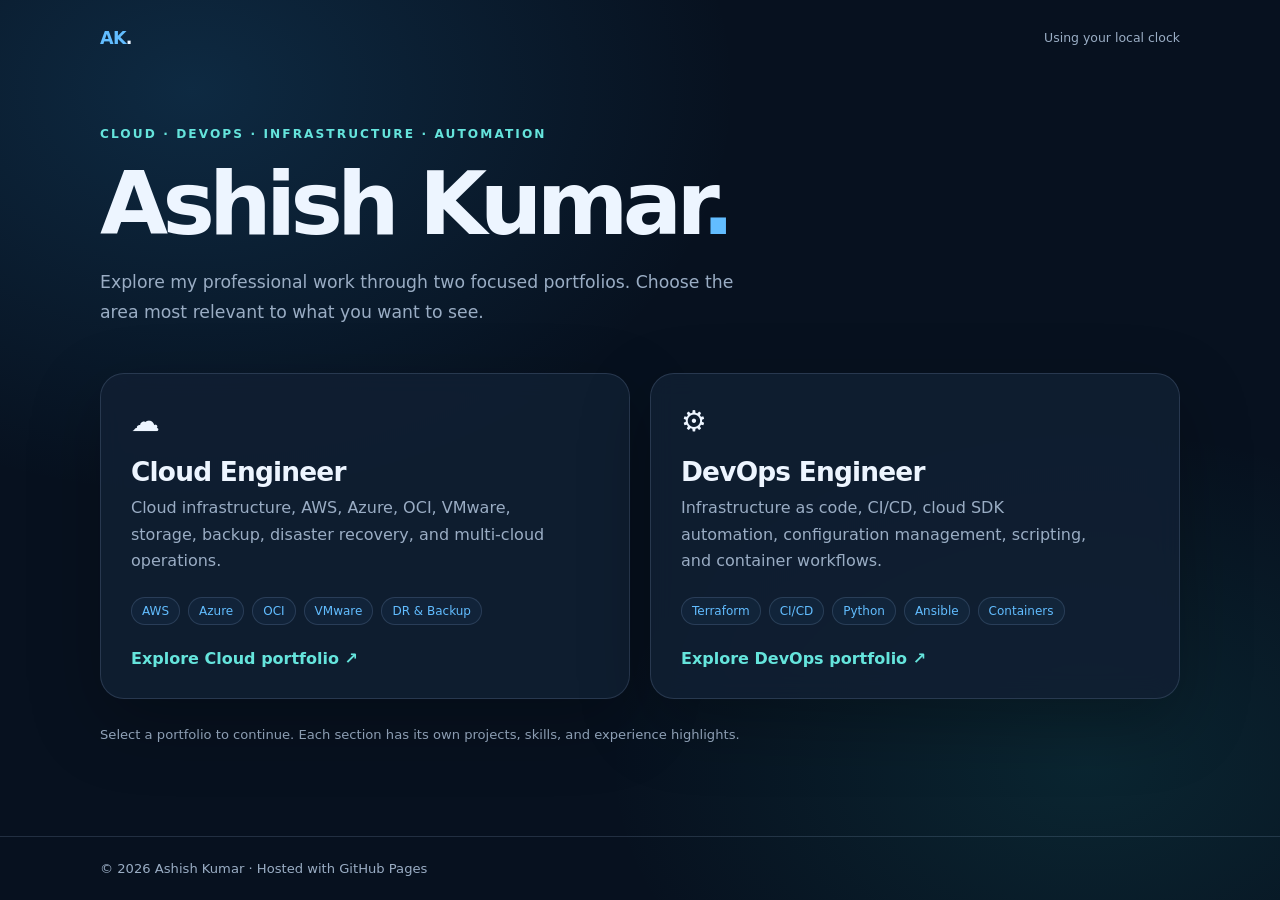
<file: index.html>
<!DOCTYPE html>
<html lang="en">
<head>
  <meta charset="UTF-8">
  <meta name="viewport" content="width=device-width, initial-scale=1">
  <meta name="theme-color" content="#f4f7fb" id="theme-color">
  <meta name="description" content="Ashish Kumar — choose the Cloud Engineer or DevOps Engineer portfolio. AWS, Azure, OCI, VMware, infrastructure, automation and CI/CD.">
  <title>Ashish Kumar | Cloud & DevOps Portfolio</title>
  <!-- Cloudflare Web Analytics -->
  <script type='module' src='https://static.cloudflareinsights.com/beacon.min.js' data-cf-beacon='{"token": "a463b9ef5cca4a9b9ae7f655a1fec569"}'></script>
  <!-- End Cloudflare Web Analytics -->
  <style>
    :root {
      color-scheme: light;
      --bg:#f4f7fb; --panel:rgba(255,255,255,.82); --text:#142238;
      --muted:#52647b; --blue:#1769aa; --cyan:#087e83;
      --line:rgba(40,70,105,.18); --shadow:0 24px 70px rgba(38,65,95,.12);
    }
    *{box-sizing:border-box}
    body{margin:0;min-height:100vh;background:
      radial-gradient(ellipse at 12% 10%,rgba(255,196,104,.26),transparent 34rem),
      radial-gradient(ellipse at 88% 88%,rgba(77,177,190,.15),transparent 31rem),var(--bg);
      color:var(--text);font-family:Inter,ui-sans-serif,system-ui,-apple-system,"Segoe UI",sans-serif;
      display:flex;flex-direction:column;transition:background .5s,color .5s}
    a{color:inherit;text-decoration:none}
    .wrap{width:min(1080px,calc(100% - 40px));margin:auto}
    header{padding:28px 0}
    .brand{font-weight:850;letter-spacing:-.04em;color:var(--blue);font-size:1.1rem}
    .brand span{color:var(--text)}
    main{flex:1;display:grid;align-items:center;padding:50px 0 80px}
    .eyebrow{color:var(--cyan);font-size:.76rem;font-weight:750;letter-spacing:.17em;text-transform:uppercase}
    h1{font-size:clamp(2.8rem,7vw,5.5rem);line-height:1.02;letter-spacing:-.065em;margin:18px 0}
    .accent{color:var(--blue)}
    .intro{color:var(--muted);font-size:1.08rem;max-width:650px;line-height:1.75}
    .choices{display:grid;grid-template-columns:repeat(2,minmax(0,1fr));gap:20px;margin-top:46px}
    .choice{position:relative;display:block;padding:30px;border:1px solid var(--line);border-radius:24px;
      background:var(--panel);box-shadow:var(--shadow);backdrop-filter:blur(12px);
      transition:transform .2s,border-color .2s,background .5s;min-height:255px}
    .choice:hover,.choice:focus-visible{transform:translateY(-5px);border-color:var(--blue);outline:none}
    .icon{font-size:1.8rem}
    .choice h2{font-size:1.65rem;margin:18px 0 8px;letter-spacing:-.03em}
    .choice p{color:var(--muted);line-height:1.65;margin:0;max-width:420px}
    .tags{display:flex;flex-wrap:wrap;gap:8px;margin-top:22px}
    .tag{font-size:.75rem;color:var(--blue);border:1px solid var(--line);background:rgba(60,130,190,.07);border-radius:99px;padding:6px 10px}
    .open{display:inline-block;color:var(--cyan);font-weight:750;margin-top:24px}
    .note{color:var(--muted);font-size:.82rem;margin-top:28px}
    footer{padding:24px 0;color:var(--muted);font-size:.82rem;border-top:1px solid var(--line)}
    .theme-status{float:right;font-size:.78rem;color:var(--muted);padding-top:2px}
    body.night{color-scheme:dark;--bg:#07111f;--panel:rgba(16,31,51,.88);--text:#edf5ff;
      --muted:#9aadc4;--blue:#62bdff;--cyan:#65e4dc;--line:rgba(164,196,230,.17);
      --shadow:0 24px 70px rgba(0,0,0,.25);
      background:radial-gradient(ellipse at 15% 10%,rgba(38,130,190,.22),transparent 34rem),
      radial-gradient(ellipse at 85% 85%,rgba(33,177,172,.13),transparent 30rem),var(--bg)}
    @media(max-width:700px){.choices{grid-template-columns:1fr}.choice{min-height:0}main{padding:35px 0 55px}.theme-status{float:none;display:block;margin-top:8px}}
    @media(prefers-reduced-motion:reduce){*,*::before,*::after{transition:none!important}}
  </style>
</head>
<body>
  <header class="wrap">
    <a class="brand" href="./">AK<span>.</span></a>
    <span class="theme-status" id="theme-status" aria-live="polite">Adapting to local daylight</span>
  </header>
  <main><div class="wrap">
    <div class="eyebrow">Cloud · DevOps · Infrastructure · Automation</div>
    <h1>Ashish Kumar<span class="accent">.</span></h1>
    <p class="intro">Explore my professional work through two focused portfolios. Choose the area most relevant to what you want to see.</p>
    <div class="choices">
      <a class="choice" href="./cloudops/" aria-label="Open Cloud Engineer portfolio">
        <div class="icon" aria-hidden="true">☁</div>
        <h2>Cloud Engineer</h2>
        <p>Cloud infrastructure, AWS, Azure, OCI, VMware, storage, backup, disaster recovery, and multi-cloud operations.</p>
        <div class="tags"><span class="tag">AWS</span><span class="tag">Azure</span><span class="tag">OCI</span><span class="tag">VMware</span><span class="tag">DR & Backup</span></div>
        <span class="open">Explore Cloud portfolio ↗</span>
      </a>
      <a class="choice" href="./devops/" aria-label="Open DevOps Engineer portfolio">
        <div class="icon" aria-hidden="true">⚙</div>
        <h2>DevOps Engineer</h2>
        <p>Infrastructure as code, CI/CD, cloud SDK automation, configuration management, scripting, and container workflows.</p>
        <div class="tags"><span class="tag">Terraform</span><span class="tag">CI/CD</span><span class="tag">Python</span><span class="tag">Ansible</span><span class="tag">Containers</span></div>
        <span class="open">Explore DevOps portfolio ↗</span>
      </a>
    </div>
    <p class="note">Select a portfolio to continue. Each section has its own projects, skills, and experience highlights.</p>
  </div></main>
  <footer><div class="wrap">© 2026 Ashish Kumar · Hosted with GitHub Pages</div></footer>
  <script>
    // Use the visitor's optional browser location to calculate local solar time.
    // If location is unavailable or denied, use the visitor's local clock as a fallback.
    (function () {
      const status = document.getElementById('theme-status');
      const meta = document.getElementById('theme-color');

      function setTheme(isDay, label) {
        document.body.classList.toggle('night', !isDay);
        meta.setAttribute('content', isDay ? '#f4f7fb' : '#07111f');
        status.textContent = label;
      }

      function solarIsDay(lat, lon, date) {
        const rad = Math.PI / 180;
        const day = Math.floor((Date.UTC(date.getFullYear(), date.getMonth(), date.getDate()) -
          Date.UTC(date.getFullYear(), 0, 0)) / 86400000);
        const gamma = 2 * Math.PI / 365 * (day - 1);
        const eqtime = 229.18 * (0.000075 + 0.001868 * Math.cos(gamma) -
          0.032077 * Math.sin(gamma) - 0.014615 * Math.cos(2 * gamma) -
          0.040849 * Math.sin(2 * gamma));
        const decl = 0.006918 - 0.399912 * Math.cos(gamma) +
          0.070257 * Math.sin(gamma) - 0.006758 * Math.cos(2 * gamma) +
          0.000907 * Math.sin(2 * gamma) - 0.002697 * Math.cos(3 * gamma) +
          0.00148 * Math.sin(3 * gamma);
        const minutes = date.getHours() * 60 + date.getMinutes() + date.getSeconds() / 60;
        const solarMinutes = (minutes + eqtime + 4 * lon) % 1440;
        const hourAngle = (solarMinutes / 4 - 180) * rad;
        const cosZenith = Math.sin(lat * rad) * Math.sin(decl) +
          Math.cos(lat * rad) * Math.cos(decl) * Math.cos(hourAngle);
        return cosZenith > Math.cos(90.833 * rad);
      }

      function fallback() {
        const h = new Date().getHours();
        setTheme(h >= 6 && h < 18, 'Using your local clock');
      }

      function updateFromCoordinates(lat, lon) {
        const now = new Date();
        setTheme(solarIsDay(lat, lon, now), 'Theme follows local sunrise and sunset');
      }

      fallback();
      if (navigator.geolocation) {
        navigator.geolocation.getCurrentPosition(
          p => updateFromCoordinates(p.coords.latitude, p.coords.longitude),
          () => { status.textContent = 'Using your local clock'; },
          { enableHighAccuracy: false, timeout: 7000, maximumAge: 3600000 }
        );
      }
      setInterval(() => {
        // Re-evaluate using local clock fallback; solar location is refreshed on reload.
        if (status.textContent === 'Using your local clock') fallback();
      }, 60000);
    })();
  </script>
</body>
</html>
</file>
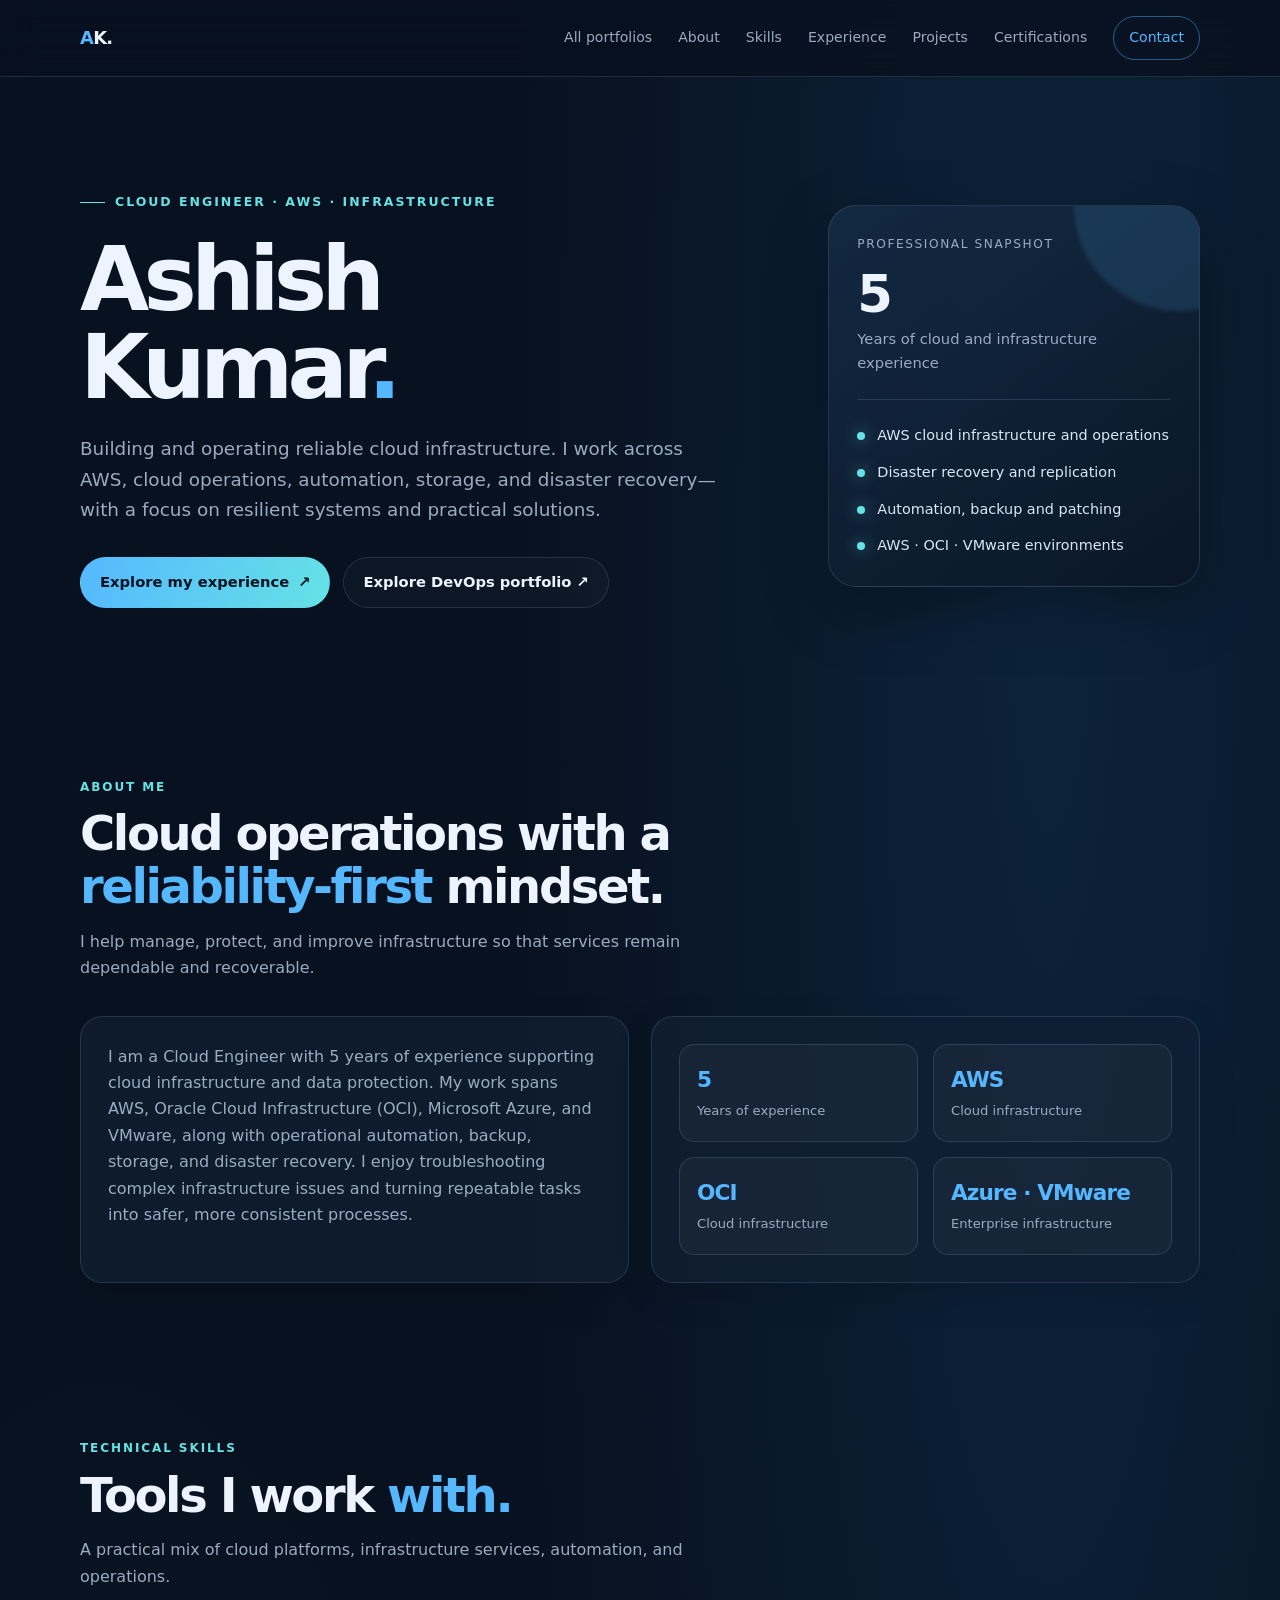
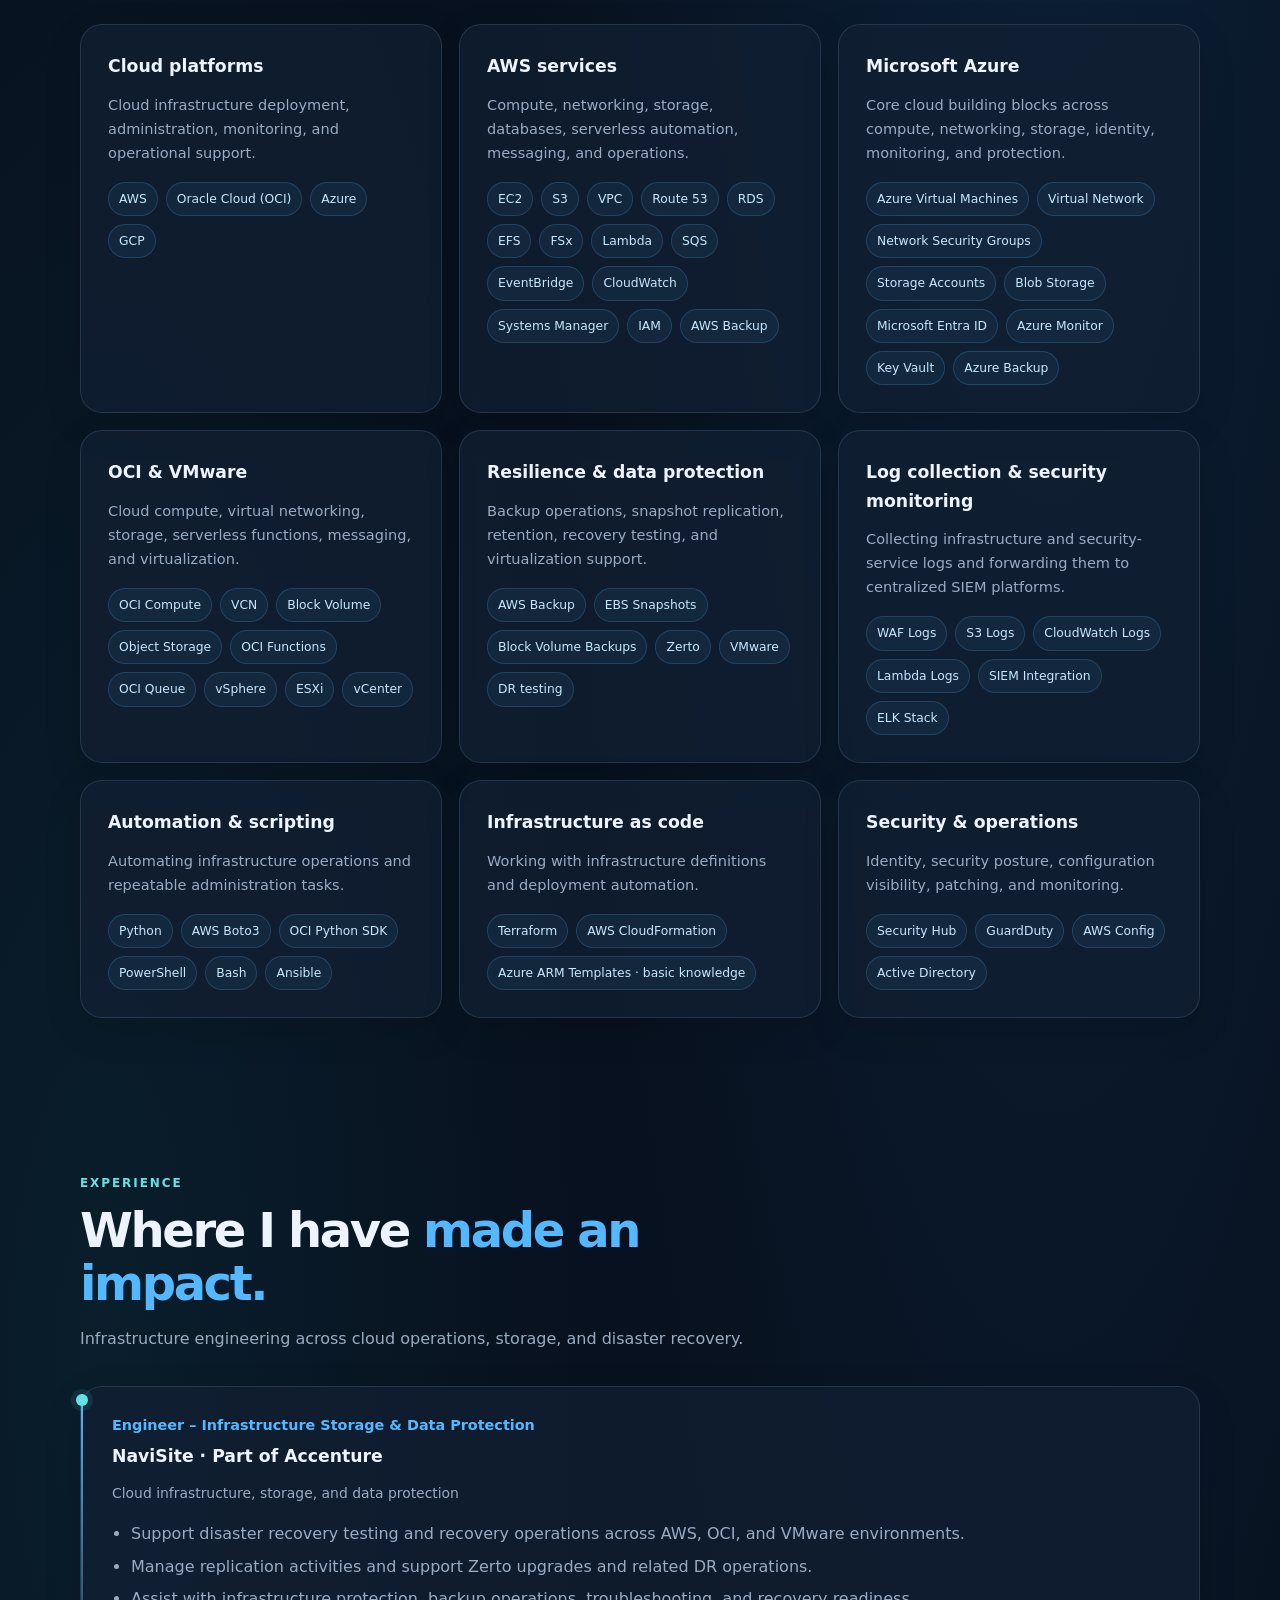
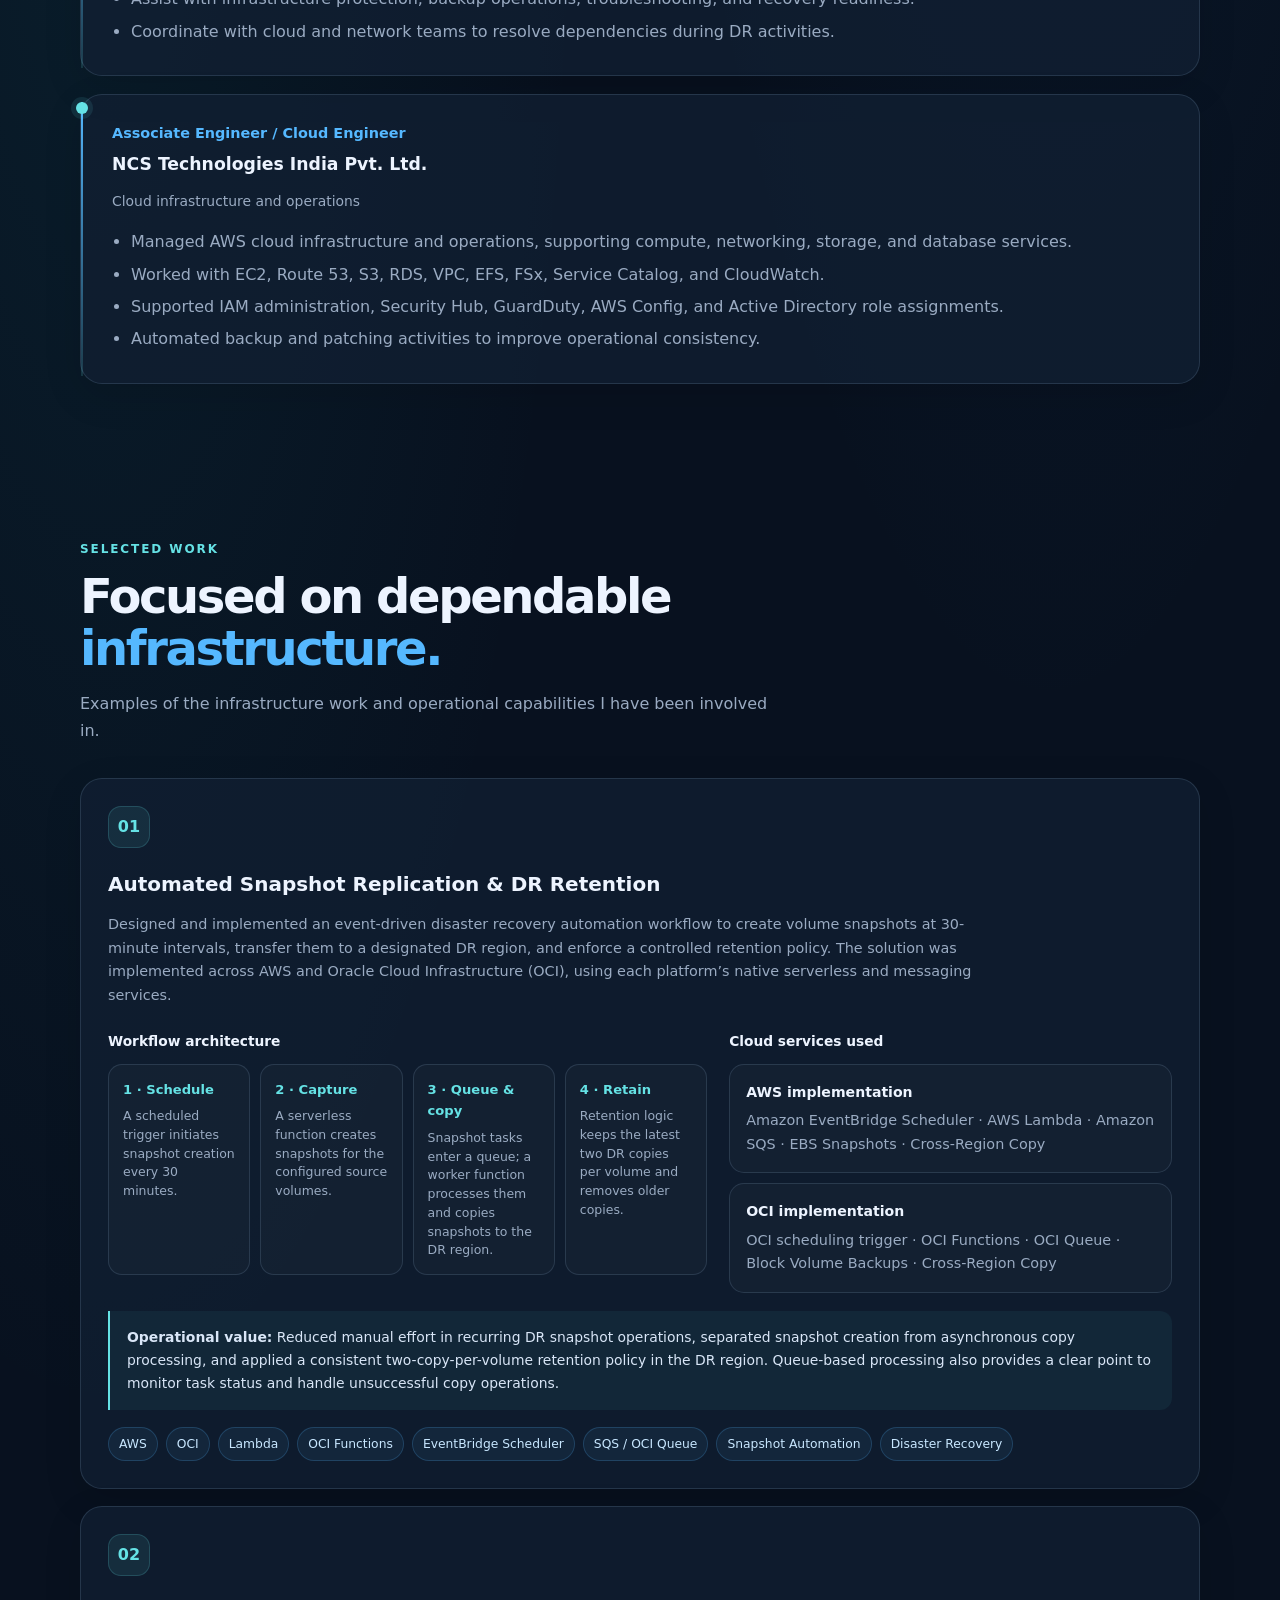
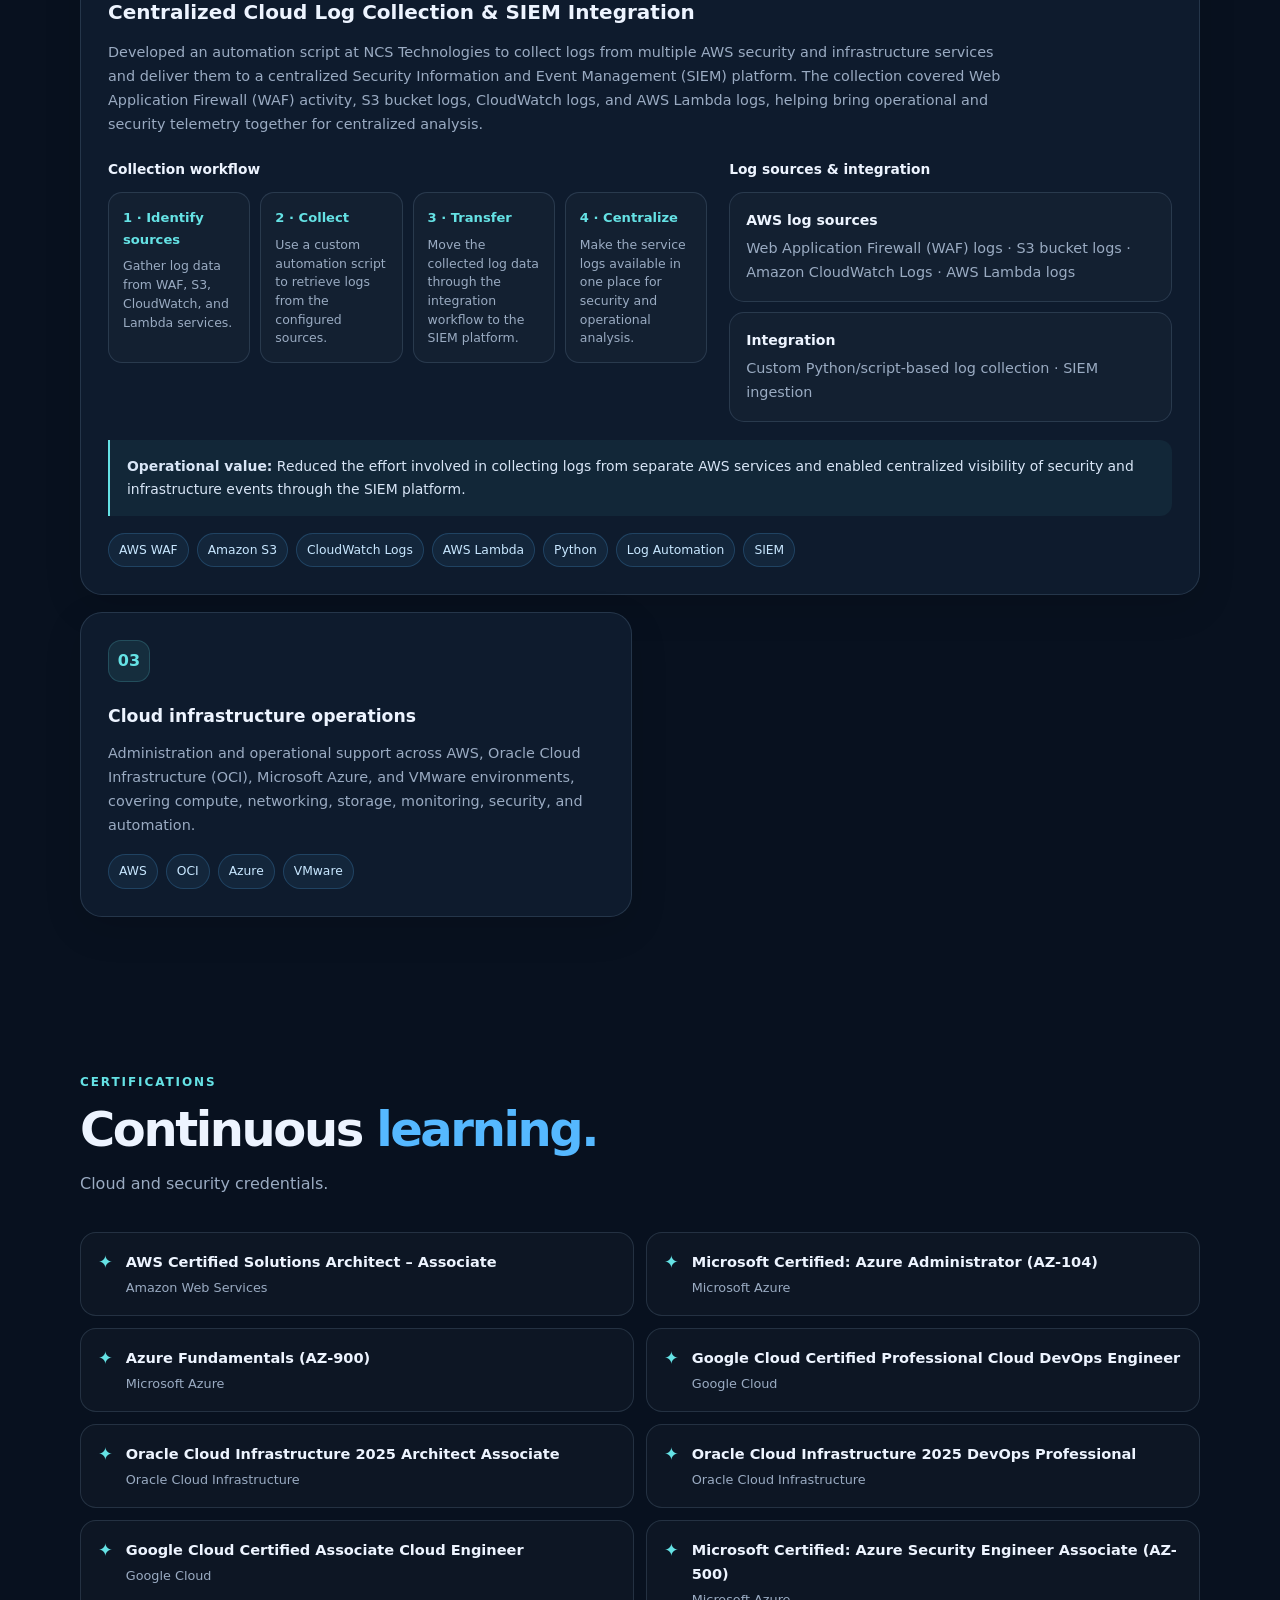
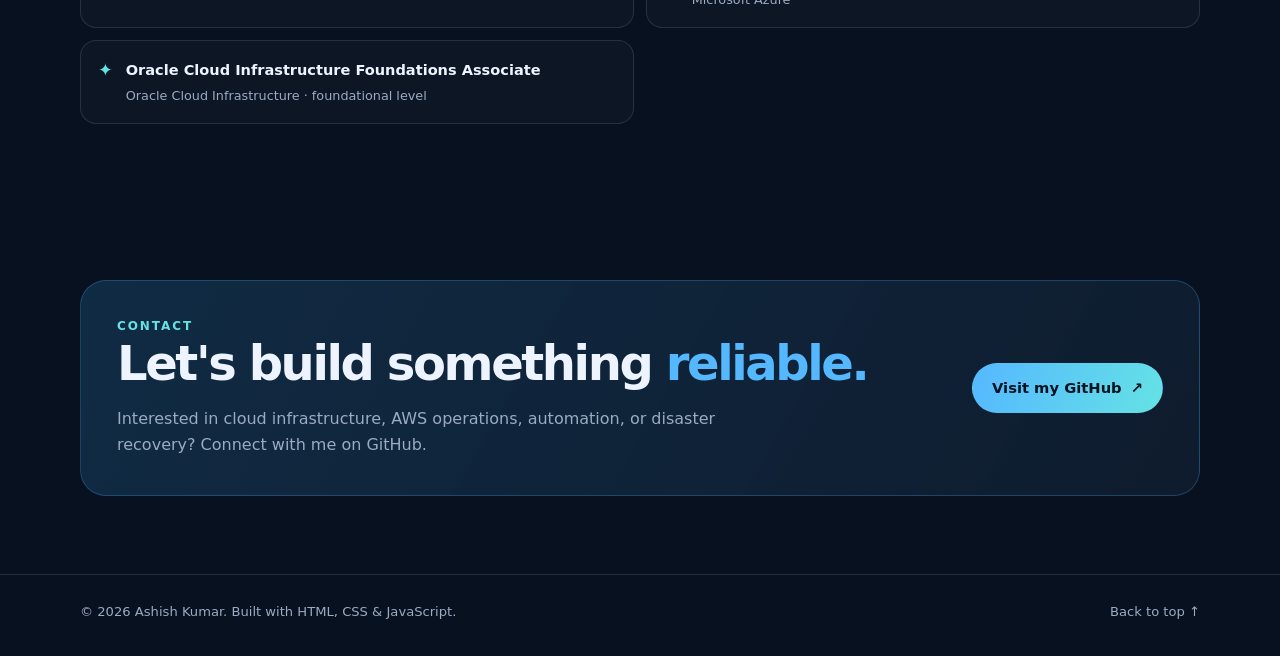
<file: cloudops/index.html>
<!DOCTYPE html>
<html lang="en">
<head>
  <meta charset="UTF-8">
  <meta name="viewport" content="width=device-width, initial-scale=1.0">
  <meta name="theme-color" content="#08111f">
  <meta name="description" content="Ashish Kumar — CloudOps portfolio specializing in AWS, Azure, OCI, VMware, infrastructure automation, centralized logging, and disaster recovery.">
  <title>Ashish Kumar | CloudOps Portfolio</title>
  <!-- Cloudflare Web Analytics -->
  <script type='module' src='https://static.cloudflareinsights.com/beacon.min.js' data-cf-beacon='{"token": "a463b9ef5cca4a9b9ae7f655a1fec569"}'></script>
  <!-- End Cloudflare Web Analytics -->
  <style>
    :root {
      color-scheme: dark;
      --bg: #08111f;
      --bg-soft: #0d192a;
      --panel: rgba(17, 31, 50, .78);
      --panel-solid: #111f32;
      --text: #edf4ff;
      --muted: #9aabc2;
      --blue: #55b8ff;
      --cyan: #65e2e5;
      --line: rgba(157, 190, 225, .16);
      --shadow: 0 22px 65px rgba(0, 0, 0, .28);
      --radius: 22px;
      --max: 1120px;
    }
    * { box-sizing: border-box; }
    html { scroll-behavior: smooth; scroll-padding-top: 88px; }
    body {
      margin: 0;
      background:
        radial-gradient(ellipse at 82% 8%, rgba(31, 116, 183, .18), transparent 34rem),
        radial-gradient(ellipse at 8% 42%, rgba(23, 159, 171, .09), transparent 30rem),
        var(--bg);
      color: var(--text);
      font-family: Inter, ui-sans-serif, system-ui, -apple-system, BlinkMacSystemFont, "Segoe UI", sans-serif;
      line-height: 1.65;
      -webkit-font-smoothing: antialiased;
    }
    a { color: inherit; text-decoration: none; }
    button { font: inherit; }
    .wrap { width: min(var(--max), calc(100% - 44px)); margin: 0 auto; }
    .site-header {
      position: sticky; top: 0; z-index: 20;
      background: rgba(8, 17, 31, .82);
      border-bottom: 1px solid var(--line);
      backdrop-filter: blur(18px);
    }
    .nav {
      min-height: 76px; display: flex; align-items: center; justify-content: space-between; gap: 24px;
    }
    .brand { color: var(--blue); font-weight: 800; letter-spacing: -.04em; font-size: 1.12rem; }
    .brand span { color: var(--text); }
    .nav-links { display: flex; align-items: center; gap: 26px; }
    .nav-links a { color: var(--muted); font-size: .88rem; transition: color .2s ease; }
    .nav-links a:hover, .nav-links a:focus-visible { color: var(--blue); }
    .nav-cta {
      border: 1px solid rgba(85,184,255,.45); color: var(--blue) !important;
      padding: 9px 15px; border-radius: 999px;
    }
    .menu-toggle {
      display: none; border: 1px solid var(--line); color: var(--text);
      background: var(--panel-solid); border-radius: 10px; padding: 8px 11px; cursor: pointer;
    }
    .hero { padding: 108px 0 92px; min-height: 590px; display: grid; align-items: center; }
    .hero-grid { display: grid; grid-template-columns: 1.3fr .7fr; align-items: center; gap: 58px; }
    .eyebrow {
      display: inline-flex; align-items: center; gap: 10px; color: var(--cyan);
      font-size: .78rem; font-weight: 750; letter-spacing: .16em; text-transform: uppercase;
    }
    .eyebrow::before { content: ""; width: 25px; height: 1px; background: var(--cyan); }
    h1 { font-size: clamp(3.1rem, 7vw, 5.8rem); line-height: .99; letter-spacing: -.065em; margin: 22px 0; }
    h1 .accent, .accent { color: var(--blue); }
    .hero-copy { color: var(--muted); max-width: 650px; font-size: clamp(1rem, 1.8vw, 1.15rem); }
    .hero-actions { display: flex; flex-wrap: wrap; gap: 13px; margin-top: 32px; }
    .btn {
      display: inline-flex; align-items: center; justify-content: center; gap: 9px;
      padding: 12px 19px; border-radius: 999px; font-weight: 700; font-size: .92rem;
      border: 1px solid transparent; transition: transform .2s ease, background .2s ease, border-color .2s ease;
    }
    .btn:hover { transform: translateY(-2px); }
    .btn-primary { color: #041321; background: linear-gradient(110deg, var(--blue), var(--cyan)); }
    .btn-secondary { border-color: var(--line); color: var(--text); background: rgba(255,255,255,.025); }
    .hero-card {
      position: relative; padding: 28px; border: 1px solid var(--line); border-radius: 28px;
      background: linear-gradient(145deg, rgba(20, 42, 67, .92), rgba(10, 22, 37, .88));
      box-shadow: var(--shadow); overflow: hidden;
    }
    .hero-card::before {
      content: ""; position: absolute; width: 210px; height: 210px; border-radius: 50%;
      right: -85px; top: -105px; background: rgba(85,184,255,.14); filter: blur(2px);
    }
    .card-label { color: var(--muted); font-size: .76rem; text-transform: uppercase; letter-spacing: .13em; }
    .stat { font-size: 3.2rem; font-weight: 850; letter-spacing: -.07em; line-height: 1.1; margin: 12px 0 4px; }
    .stat span { color: var(--blue); }
    .hero-card p { color: var(--muted); margin: 0; font-size: .92rem; }
    .mini-divider { height: 1px; background: var(--line); margin: 24px 0; }
    .focus-list { display: grid; gap: 13px; }
    .focus-item { display: flex; align-items: center; gap: 12px; color: #d9e6f7; font-size: .9rem; }
    .dot { width: 8px; height: 8px; border-radius: 50%; background: var(--cyan); box-shadow: 0 0 16px rgba(101,226,229,.65); }
    section { padding: 78px 0; }
    .section-head { max-width: 690px; margin-bottom: 34px; }
    .section-kicker { color: var(--cyan); font-size: .75rem; font-weight: 800; letter-spacing: .16em; text-transform: uppercase; }
    h2 { font-size: clamp(2rem, 4vw, 3rem); line-height: 1.1; letter-spacing: -.05em; margin: 10px 0 14px; }
    .section-head p, .muted { color: var(--muted); }
    .about-grid { display: grid; grid-template-columns: 1fr 1fr; gap: 22px; }
    .panel {
      background: var(--panel); border: 1px solid var(--line); border-radius: var(--radius);
      padding: 27px; box-shadow: 0 12px 38px rgba(0,0,0,.12);
    }
    .panel p { color: var(--muted); margin: 0; }
    .quick-facts { display: grid; grid-template-columns: 1fr 1fr; gap: 15px; }
    .fact { padding: 17px; border-radius: 15px; background: rgba(255,255,255,.035); border: 1px solid var(--line); }
    .fact strong { display: block; color: var(--blue); font-size: 1.35rem; letter-spacing: -.04em; }
    .fact span { color: var(--muted); font-size: .82rem; }
    .skills-grid { display: grid; grid-template-columns: repeat(3, 1fr); gap: 17px; }
    .skill-card h3, .experience-card h3, .project-card h3 { margin: 0 0 12px; font-size: 1.08rem; }
    .skill-card p { margin: 0; color: var(--muted); font-size: .91rem; }
    .tags { display: flex; flex-wrap: wrap; gap: 8px; margin-top: 17px; }
    .tag {
      border: 1px solid rgba(85,184,255,.2); color: #c8e7ff; background: rgba(85,184,255,.07);
      border-radius: 999px; padding: 6px 10px; font-size: .77rem;
    }
    .timeline { display: grid; gap: 18px; }
    .experience-card { position: relative; padding-left: 31px; }
    .experience-card::before {
      content: ""; position: absolute; left: 0; top: 7px; bottom: 7px; width: 2px;
      background: linear-gradient(var(--blue), rgba(101,226,229,.15));
    }
    .experience-card::after {
      content: ""; position: absolute; left: -5px; top: 7px; width: 12px; height: 12px;
      border-radius: 50%; background: var(--cyan); box-shadow: 0 0 0 5px rgba(101,226,229,.1);
    }
    .role { color: var(--blue); font-weight: 700; font-size: .9rem; margin-bottom: 4px; }
    .company { color: var(--muted); font-size: .87rem; margin-bottom: 13px; }
    .experience-card ul { margin: 0; padding-left: 19px; color: var(--muted); }
    .experience-card li { padding: 3px 0; }
    .projects-grid { display: grid; grid-template-columns: repeat(2, 1fr); gap: 17px; }
    .project-feature { grid-column: 1 / -1; }
    .project-feature .project-intro { max-width: 900px; }
    .project-feature h3 { font-size: 1.25rem; }
    .project-details { display: grid; grid-template-columns: 1.15fr .85fr; gap: 22px; margin-top: 22px; }
    .project-subhead { color: var(--text); font-size: .86rem; font-weight: 800; margin: 0 0 11px; }
    .workflow { display: grid; grid-template-columns: repeat(4, 1fr); gap: 10px; }
    .workflow-step { position: relative; min-height: 118px; padding: 14px; border-radius: 14px; border: 1px solid var(--line); background: rgba(255,255,255,.025); }
    .workflow-step strong { display: block; color: var(--cyan); font-size: .82rem; margin-bottom: 7px; }
    .workflow-step span { display: block; color: var(--muted); font-size: .78rem; line-height: 1.5; }
    .platform-box { padding: 16px; border: 1px solid var(--line); border-radius: 15px; background: rgba(255,255,255,.025); }
    .platform-box + .platform-box { margin-top: 10px; }
    .platform-box strong { display: block; margin-bottom: 5px; font-size: .88rem; }
    .platform-box p { margin: 0; color: var(--muted); font-size: .82rem; }
    .project-outcome { margin-top: 18px; padding: 15px 17px; border-left: 2px solid var(--cyan); border-radius: 0 12px 12px 0; background: rgba(101,226,229,.055); color: #d9e6f7; font-size: .87rem; }
    .project-mark {
      width: 42px; height: 42px; display: grid; place-items: center; border-radius: 13px;
      color: var(--cyan); background: rgba(101,226,229,.09); border: 1px solid rgba(101,226,229,.18);
      font-weight: 800; margin-bottom: 20px;
    }
    .project-card p { color: var(--muted); font-size: .9rem; margin: 0; }
    .cert-list { display: grid; grid-template-columns: 1fr 1fr; gap: 12px; }
    .cert {
      display: flex; gap: 13px; align-items: flex-start; padding: 17px;
      border: 1px solid var(--line); border-radius: 16px; background: rgba(255,255,255,.025);
    }
    .cert-icon { color: var(--cyan); font-size: 1.1rem; line-height: 1.4; }
    .cert strong { display: block; font-size: .91rem; }
    .cert span { display: block; color: var(--muted); font-size: .8rem; margin-top: 3px; }
    .contact-panel {
      display: flex; align-items: center; justify-content: space-between; gap: 28px;
      padding: 36px; border-radius: 26px; border: 1px solid rgba(85,184,255,.24);
      background: linear-gradient(120deg, rgba(23,65,99,.55), rgba(17,31,50,.8));
    }
    .contact-panel h2 { margin-top: 0; }
    .contact-panel p { color: var(--muted); margin-bottom: 0; max-width: 600px; }
    footer { padding: 26px 0 34px; color: var(--muted); font-size: .82rem; border-top: 1px solid var(--line); }
    .footer-inner { display: flex; justify-content: space-between; gap: 16px; flex-wrap: wrap; }
    .fade-up { opacity: 0; transform: translateY(16px); transition: opacity .65s ease, transform .65s ease; }
    .fade-up.visible { opacity: 1; transform: translateY(0); }
    @media (max-width: 850px) {
      .hero-grid { grid-template-columns: 1fr; gap: 35px; }
      .hero { padding: 75px 0; }
      .hero-card { max-width: 520px; }
      .skills-grid, .projects-grid { grid-template-columns: 1fr 1fr; }
      .project-details { grid-template-columns: 1fr; }
      .workflow { grid-template-columns: 1fr 1fr; }
    }
    @media (max-width: 650px) {
      .wrap { width: min(100% - 32px, var(--max)); }
      .nav { min-height: 68px; }
      .menu-toggle { display: inline-flex; }
      .nav-links {
        display: none; position: absolute; top: 68px; left: 0; right: 0; padding: 18px 22px 22px;
        background: #0b1727; border-bottom: 1px solid var(--line); flex-direction: column; align-items: stretch; gap: 15px;
      }
      .nav-links.open { display: flex; }
      .nav-links a { padding: 5px 0; }
      h1 { font-size: clamp(2.8rem, 14vw, 4.5rem); }
      section { padding: 58px 0; }
      .about-grid, .skills-grid, .projects-grid, .cert-list { grid-template-columns: 1fr; }
      .project-feature { grid-column: auto; }
      .workflow { grid-template-columns: 1fr; }
      .quick-facts { grid-template-columns: 1fr 1fr; }
      .contact-panel { align-items: flex-start; flex-direction: column; padding: 26px; }
    }
    @media (prefers-reduced-motion: reduce) {
      html { scroll-behavior: auto; }
      *, *::before, *::after { transition-duration: .01ms !important; animation-duration: .01ms !important; }
      .fade-up { opacity: 1; transform: none; }
    }
  </style>
</head>
<body>
  <header class="site-header">
    <div class="wrap nav">
      <a class="brand" href="../" aria-label="Back to portfolio selector">A<span>K.</span></a>
      <button class="menu-toggle" type="button" aria-label="Open navigation" aria-expanded="false">Menu</button>
      <nav class="nav-links" aria-label="Main navigation">
        <a href="../">All portfolios</a>
        <a href="#about">About</a>
        <a href="#skills">Skills</a>
        <a href="#experience">Experience</a>
        <a href="#projects">Projects</a>
        <a href="#certifications">Certifications</a>
        <a class="nav-cta" href="#contact">Contact</a>
      </nav>
    </div>
  </header>

  <main>
    <section class="hero" id="home">
      <div class="wrap hero-grid">
        <div class="fade-up">
          <div class="eyebrow">Cloud Engineer · AWS · Infrastructure</div>
          <h1>Ashish<br>Kumar<span class="accent">.</span></h1>
          <p class="hero-copy">
            Building and operating reliable cloud infrastructure. I work across AWS, cloud operations,
            automation, storage, and disaster recovery—with a focus on resilient systems and practical solutions.
          </p>
          <div class="hero-actions">
            <a class="btn btn-primary" href="#experience">Explore my experience <span aria-hidden="true">↗</span></a>
            <a class="btn btn-secondary" href="../devops/">Explore DevOps portfolio ↗</a>
          </div>
        </div>
        <aside class="hero-card fade-up" aria-label="Professional overview">
          <div class="card-label">Professional snapshot</div>
          <div class="stat">5</div>
          <p>Years of cloud and infrastructure experience</p>
          <div class="mini-divider"></div>
          <div class="focus-list">
            <div class="focus-item"><span class="dot"></span> AWS cloud infrastructure and operations</div>
            <div class="focus-item"><span class="dot"></span> Disaster recovery and replication</div>
            <div class="focus-item"><span class="dot"></span> Automation, backup and patching</div>
            <div class="focus-item"><span class="dot"></span> AWS · OCI · VMware environments</div>
          </div>
        </aside>
      </div>
    </section>

    <section id="about">
      <div class="wrap">
        <div class="section-head fade-up">
          <div class="section-kicker">About me</div>
          <h2>Cloud operations with a <span class="accent">reliability-first</span> mindset.</h2>
          <p>I help manage, protect, and improve infrastructure so that services remain dependable and recoverable.</p>
        </div>
        <div class="about-grid">
          <div class="panel fade-up">
            <p>
              I am a Cloud Engineer with 5 years of experience supporting cloud infrastructure and data protection.
              My work spans AWS, Oracle Cloud Infrastructure (OCI), Microsoft Azure, and VMware, along with
              operational automation, backup, storage, and disaster recovery.
              I enjoy troubleshooting complex infrastructure issues and turning repeatable tasks into safer,
              more consistent processes.
            </p>
          </div>
          <div class="panel quick-facts fade-up">
            <div class="fact"><strong>5</strong><span>Years of experience</span></div>
            <div class="fact"><strong>AWS</strong><span>Cloud infrastructure</span></div>
            <div class="fact"><strong>OCI</strong><span>Cloud infrastructure</span></div>
            <div class="fact"><strong>Azure · VMware</strong><span>Enterprise infrastructure</span></div>
          </div>
        </div>
      </div>
    </section>

    <section id="skills">
      <div class="wrap">
        <div class="section-head fade-up">
          <div class="section-kicker">Technical skills</div>
          <h2>Tools I work <span class="accent">with.</span></h2>
          <p>A practical mix of cloud platforms, infrastructure services, automation, and operations.</p>
        </div>
        <div class="skills-grid">
          <article class="panel skill-card fade-up">
            <h3>Cloud platforms</h3>
            <p>Cloud infrastructure deployment, administration, monitoring, and operational support.</p>
            <div class="tags"><span class="tag">AWS</span><span class="tag">Oracle Cloud (OCI)</span><span class="tag">Azure</span><span class="tag">GCP</span></div>
          </article>
          <article class="panel skill-card fade-up">
            <h3>AWS services</h3>
            <p>Compute, networking, storage, databases, serverless automation, messaging, and operations.</p>
            <div class="tags"><span class="tag">EC2</span><span class="tag">S3</span><span class="tag">VPC</span><span class="tag">Route 53</span><span class="tag">RDS</span><span class="tag">EFS</span><span class="tag">FSx</span><span class="tag">Lambda</span><span class="tag">SQS</span><span class="tag">EventBridge</span><span class="tag">CloudWatch</span><span class="tag">Systems Manager</span><span class="tag">IAM</span><span class="tag">AWS Backup</span></div>
          </article>
          <article class="panel skill-card fade-up">
            <h3>Microsoft Azure</h3>
            <p>Core cloud building blocks across compute, networking, storage, identity, monitoring, and protection.</p>
            <div class="tags"><span class="tag">Azure Virtual Machines</span><span class="tag">Virtual Network</span><span class="tag">Network Security Groups</span><span class="tag">Storage Accounts</span><span class="tag">Blob Storage</span><span class="tag">Microsoft Entra ID</span><span class="tag">Azure Monitor</span><span class="tag">Key Vault</span><span class="tag">Azure Backup</span></div>
          </article>
          <article class="panel skill-card fade-up">
            <h3>OCI & VMware</h3>
            <p>Cloud compute, virtual networking, storage, serverless functions, messaging, and virtualization.</p>
            <div class="tags"><span class="tag">OCI Compute</span><span class="tag">VCN</span><span class="tag">Block Volume</span><span class="tag">Object Storage</span><span class="tag">OCI Functions</span><span class="tag">OCI Queue</span><span class="tag">vSphere</span><span class="tag">ESXi</span><span class="tag">vCenter</span></div>
          </article>
          <article class="panel skill-card fade-up">
            <h3>Resilience & data protection</h3>
            <p>Backup operations, snapshot replication, retention, recovery testing, and virtualization support.</p>
            <div class="tags"><span class="tag">AWS Backup</span><span class="tag">EBS Snapshots</span><span class="tag">Block Volume Backups</span><span class="tag">Zerto</span><span class="tag">VMware</span><span class="tag">DR testing</span></div>
          </article>
          <article class="panel skill-card fade-up">
            <h3>Log collection & security monitoring</h3>
            <p>Collecting infrastructure and security-service logs and forwarding them to centralized SIEM platforms.</p>
            <div class="tags"><span class="tag">WAF Logs</span><span class="tag">S3 Logs</span><span class="tag">CloudWatch Logs</span><span class="tag">Lambda Logs</span><span class="tag">SIEM Integration</span><span class="tag">ELK Stack</span></div>
          </article>
          <article class="panel skill-card fade-up">
            <h3>Automation & scripting</h3>
            <p>Automating infrastructure operations and repeatable administration tasks.</p>
            <div class="tags"><span class="tag">Python</span><span class="tag">AWS Boto3</span><span class="tag">OCI Python SDK</span><span class="tag">PowerShell</span><span class="tag">Bash</span><span class="tag">Ansible</span></div>
          </article>
          <article class="panel skill-card fade-up">
            <h3>Infrastructure as code</h3>
            <p>Working with infrastructure definitions and deployment automation.</p>
            <div class="tags"><span class="tag">Terraform</span><span class="tag">AWS CloudFormation</span><span class="tag">Azure ARM Templates · basic knowledge</span></div>
          </article>
          <article class="panel skill-card fade-up">
            <h3>Security & operations</h3>
            <p>Identity, security posture, configuration visibility, patching, and monitoring.</p>
            <div class="tags"><span class="tag">Security Hub</span><span class="tag">GuardDuty</span><span class="tag">AWS Config</span><span class="tag">Active Directory</span></div>
          </article>
        </div>
      </div>
    </section>

    <section id="experience">
      <div class="wrap">
        <div class="section-head fade-up">
          <div class="section-kicker">Experience</div>
          <h2>Where I have <span class="accent">made an impact.</span></h2>
          <p>Infrastructure engineering across cloud operations, storage, and disaster recovery.</p>
        </div>
        <div class="timeline">
          <article class="panel experience-card fade-up">
            <div class="role">Engineer – Infrastructure Storage & Data Protection</div>
            <h3>NaviSite · Part of Accenture</h3>
            <div class="company">Cloud infrastructure, storage, and data protection</div>
            <ul>
              <li>Support disaster recovery testing and recovery operations across AWS, OCI, and VMware environments.</li>
              <li>Manage replication activities and support Zerto upgrades and related DR operations.</li>
              <li>Assist with infrastructure protection, backup operations, troubleshooting, and recovery readiness.</li>
              <li>Coordinate with cloud and network teams to resolve dependencies during DR activities.</li>
            </ul>
          </article>
          <article class="panel experience-card fade-up">
            <div class="role">Associate Engineer / Cloud Engineer</div>
            <h3>NCS Technologies India Pvt. Ltd.</h3>
            <div class="company">Cloud infrastructure and operations</div>
            <ul>
              <li>Managed AWS cloud infrastructure and operations, supporting compute, networking, storage, and database services.</li>
              <li>Worked with EC2, Route 53, S3, RDS, VPC, EFS, FSx, Service Catalog, and CloudWatch.</li>
              <li>Supported IAM administration, Security Hub, GuardDuty, AWS Config, and Active Directory role assignments.</li>
              <li>Automated backup and patching activities to improve operational consistency.</li>
            </ul>
          </article>
        </div>
      </div>
    </section>

    <section id="projects">
      <div class="wrap">
        <div class="section-head fade-up">
          <div class="section-kicker">Selected work</div>
          <h2>Focused on dependable <span class="accent">infrastructure.</span></h2>
          <p>Examples of the infrastructure work and operational capabilities I have been involved in.</p>
        </div>
        <div class="projects-grid">
          <article class="panel project-card project-feature fade-up">
            <div class="project-mark">01</div>
            <h3>Automated Snapshot Replication &amp; DR Retention</h3>
            <p class="project-intro">Designed and implemented an event-driven disaster recovery automation workflow to create volume snapshots at 30-minute intervals, transfer them to a designated DR region, and enforce a controlled retention policy. The solution was implemented across AWS and Oracle Cloud Infrastructure (OCI), using each platform’s native serverless and messaging services.</p>
            <div class="project-details">
              <div>
                <h4 class="project-subhead">Workflow architecture</h4>
                <div class="workflow" aria-label="Snapshot disaster recovery workflow">
                  <div class="workflow-step"><strong>1 · Schedule</strong><span>A scheduled trigger initiates snapshot creation every 30 minutes.</span></div>
                  <div class="workflow-step"><strong>2 · Capture</strong><span>A serverless function creates snapshots for the configured source volumes.</span></div>
                  <div class="workflow-step"><strong>3 · Queue &amp; copy</strong><span>Snapshot tasks enter a queue; a worker function processes them and copies snapshots to the DR region.</span></div>
                  <div class="workflow-step"><strong>4 · Retain</strong><span>Retention logic keeps the latest two DR copies per volume and removes older copies.</span></div>
                </div>
              </div>
              <div>
                <h4 class="project-subhead">Cloud services used</h4>
                <div class="platform-box"><strong>AWS implementation</strong><p>Amazon EventBridge Scheduler · AWS Lambda · Amazon SQS · EBS Snapshots · Cross-Region Copy</p></div>
                <div class="platform-box"><strong>OCI implementation</strong><p>OCI scheduling trigger · OCI Functions · OCI Queue · Block Volume Backups · Cross-Region Copy</p></div>
              </div>
            </div>
            <div class="project-outcome"><strong>Operational value:</strong> Reduced manual effort in recurring DR snapshot operations, separated snapshot creation from asynchronous copy processing, and applied a consistent two-copy-per-volume retention policy in the DR region. Queue-based processing also provides a clear point to monitor task status and handle unsuccessful copy operations.</div>
            <div class="tags"><span class="tag">AWS</span><span class="tag">OCI</span><span class="tag">Lambda</span><span class="tag">OCI Functions</span><span class="tag">EventBridge Scheduler</span><span class="tag">SQS / OCI Queue</span><span class="tag">Snapshot Automation</span><span class="tag">Disaster Recovery</span></div>
          </article>
          <article class="panel project-card project-feature fade-up">
            <div class="project-mark">02</div>
            <h3>Centralized Cloud Log Collection &amp; SIEM Integration</h3>
            <p class="project-intro">Developed an automation script at NCS Technologies to collect logs from multiple AWS security and infrastructure services and deliver them to a centralized Security Information and Event Management (SIEM) platform. The collection covered Web Application Firewall (WAF) activity, S3 bucket logs, CloudWatch logs, and AWS Lambda logs, helping bring operational and security telemetry together for centralized analysis.</p>
            <div class="project-details">
              <div>
                <h4 class="project-subhead">Collection workflow</h4>
                <div class="workflow" aria-label="Cloud log collection workflow">
                  <div class="workflow-step"><strong>1 · Identify sources</strong><span>Gather log data from WAF, S3, CloudWatch, and Lambda services.</span></div>
                  <div class="workflow-step"><strong>2 · Collect</strong><span>Use a custom automation script to retrieve logs from the configured sources.</span></div>
                  <div class="workflow-step"><strong>3 · Transfer</strong><span>Move the collected log data through the integration workflow to the SIEM platform.</span></div>
                  <div class="workflow-step"><strong>4 · Centralize</strong><span>Make the service logs available in one place for security and operational analysis.</span></div>
                </div>
              </div>
              <div>
                <h4 class="project-subhead">Log sources &amp; integration</h4>
                <div class="platform-box"><strong>AWS log sources</strong><p>Web Application Firewall (WAF) logs · S3 bucket logs · Amazon CloudWatch Logs · AWS Lambda logs</p></div>
                <div class="platform-box"><strong>Integration</strong><p>Custom Python/script-based log collection · SIEM ingestion</p></div>
              </div>
            </div>
            <div class="project-outcome"><strong>Operational value:</strong> Reduced the effort involved in collecting logs from separate AWS services and enabled centralized visibility of security and infrastructure events through the SIEM platform.</div>
            <div class="tags"><span class="tag">AWS WAF</span><span class="tag">Amazon S3</span><span class="tag">CloudWatch Logs</span><span class="tag">AWS Lambda</span><span class="tag">Python</span><span class="tag">Log Automation</span><span class="tag">SIEM</span></div>
          </article>
          <article class="panel project-card fade-up">
            <div class="project-mark">03</div>
            <h3>Cloud infrastructure operations</h3>
            <p>Administration and operational support across AWS, Oracle Cloud Infrastructure (OCI), Microsoft Azure, and VMware environments, covering compute, networking, storage, monitoring, security, and automation.</p>
            <div class="tags"><span class="tag">AWS</span><span class="tag">OCI</span><span class="tag">Azure</span><span class="tag">VMware</span></div>
          </article>
        </div>
      </div>
    </section>

    <section id="certifications">
      <div class="wrap">
        <div class="section-head fade-up">
          <div class="section-kicker">Certifications</div>
          <h2>Continuous <span class="accent">learning.</span></h2>
          <p>Cloud and security credentials.</p>
        </div>
        <div class="cert-list">
          <div class="cert fade-up"><div class="cert-icon">✦</div><div><strong>AWS Certified Solutions Architect – Associate</strong><span>Amazon Web Services</span></div></div>
          <div class="cert fade-up"><div class="cert-icon">✦</div><div><strong>Microsoft Certified: Azure Administrator (AZ-104)</strong><span>Microsoft Azure</span></div></div>
          <div class="cert fade-up"><div class="cert-icon">✦</div><div><strong>Azure Fundamentals (AZ-900)</strong><span>Microsoft Azure</span></div></div>
          <div class="cert fade-up"><div class="cert-icon">✦</div><div><strong>Google Cloud Certified Professional Cloud DevOps Engineer</strong><span>Google Cloud</span></div></div>
          <div class="cert fade-up"><div class="cert-icon">✦</div><div><strong>Oracle Cloud Infrastructure 2025 Architect Associate</strong><span>Oracle Cloud Infrastructure</span></div></div>
          <div class="cert fade-up"><div class="cert-icon">✦</div><div><strong>Oracle Cloud Infrastructure 2025 DevOps Professional</strong><span>Oracle Cloud Infrastructure</span></div></div>
          <div class="cert fade-up"><div class="cert-icon">✦</div><div><strong>Google Cloud Certified Associate Cloud Engineer</strong><span>Google Cloud</span></div></div>
          <div class="cert fade-up"><div class="cert-icon">✦</div><div><strong>Microsoft Certified: Azure Security Engineer Associate (AZ-500)</strong><span>Microsoft Azure</span></div></div>
          <div class="cert fade-up"><div class="cert-icon">✦</div><div><strong>Oracle Cloud Infrastructure Foundations Associate</strong><span>Oracle Cloud Infrastructure · foundational level</span></div></div>
        </div>
      </div>
    </section>

    <section id="contact">
      <div class="wrap">
        <div class="contact-panel fade-up">
          <div>
            <div class="section-kicker">Contact</div>
            <h2>Let's build something <span class="accent">reliable.</span></h2>
            <p>Interested in cloud infrastructure, AWS operations, automation, or disaster recovery? Connect with me on GitHub.</p>
          </div>
          <a class="btn btn-primary" href="https://github.com/Strikeransh" target="_blank" rel="noopener noreferrer">Visit my GitHub <span aria-hidden="true">↗</span></a>
        </div>
      </div>
    </section>
  </main>

  <footer>
    <div class="wrap footer-inner">
      <span>© <span id="year"></span> Ashish Kumar. Built with HTML, CSS & JavaScript.</span>
      <a href="#home">Back to top ↑</a>
    </div>
  </footer>

  <script>
    const menuButton = document.querySelector('.menu-toggle');
    const navLinks = document.querySelector('.nav-links');

    menuButton.addEventListener('click', () => {
      const isOpen = navLinks.classList.toggle('open');
      menuButton.setAttribute('aria-expanded', String(isOpen));
      menuButton.textContent = isOpen ? 'Close' : 'Menu';
    });

    navLinks.querySelectorAll('a').forEach(link => {
      link.addEventListener('click', () => {
        navLinks.classList.remove('open');
        menuButton.setAttribute('aria-expanded', 'false');
        menuButton.textContent = 'Menu';
      });
    });

    document.getElementById('year').textContent = new Date().getFullYear();

    const observer = new IntersectionObserver(entries => {
      entries.forEach(entry => {
        if (entry.isIntersecting) {
          entry.target.classList.add('visible');
          observer.unobserve(entry.target);
        }
      });
    }, { threshold: 0.12 });

    document.querySelectorAll('.fade-up').forEach(element => observer.observe(element));
  </script>
</body>
</html>
</file>
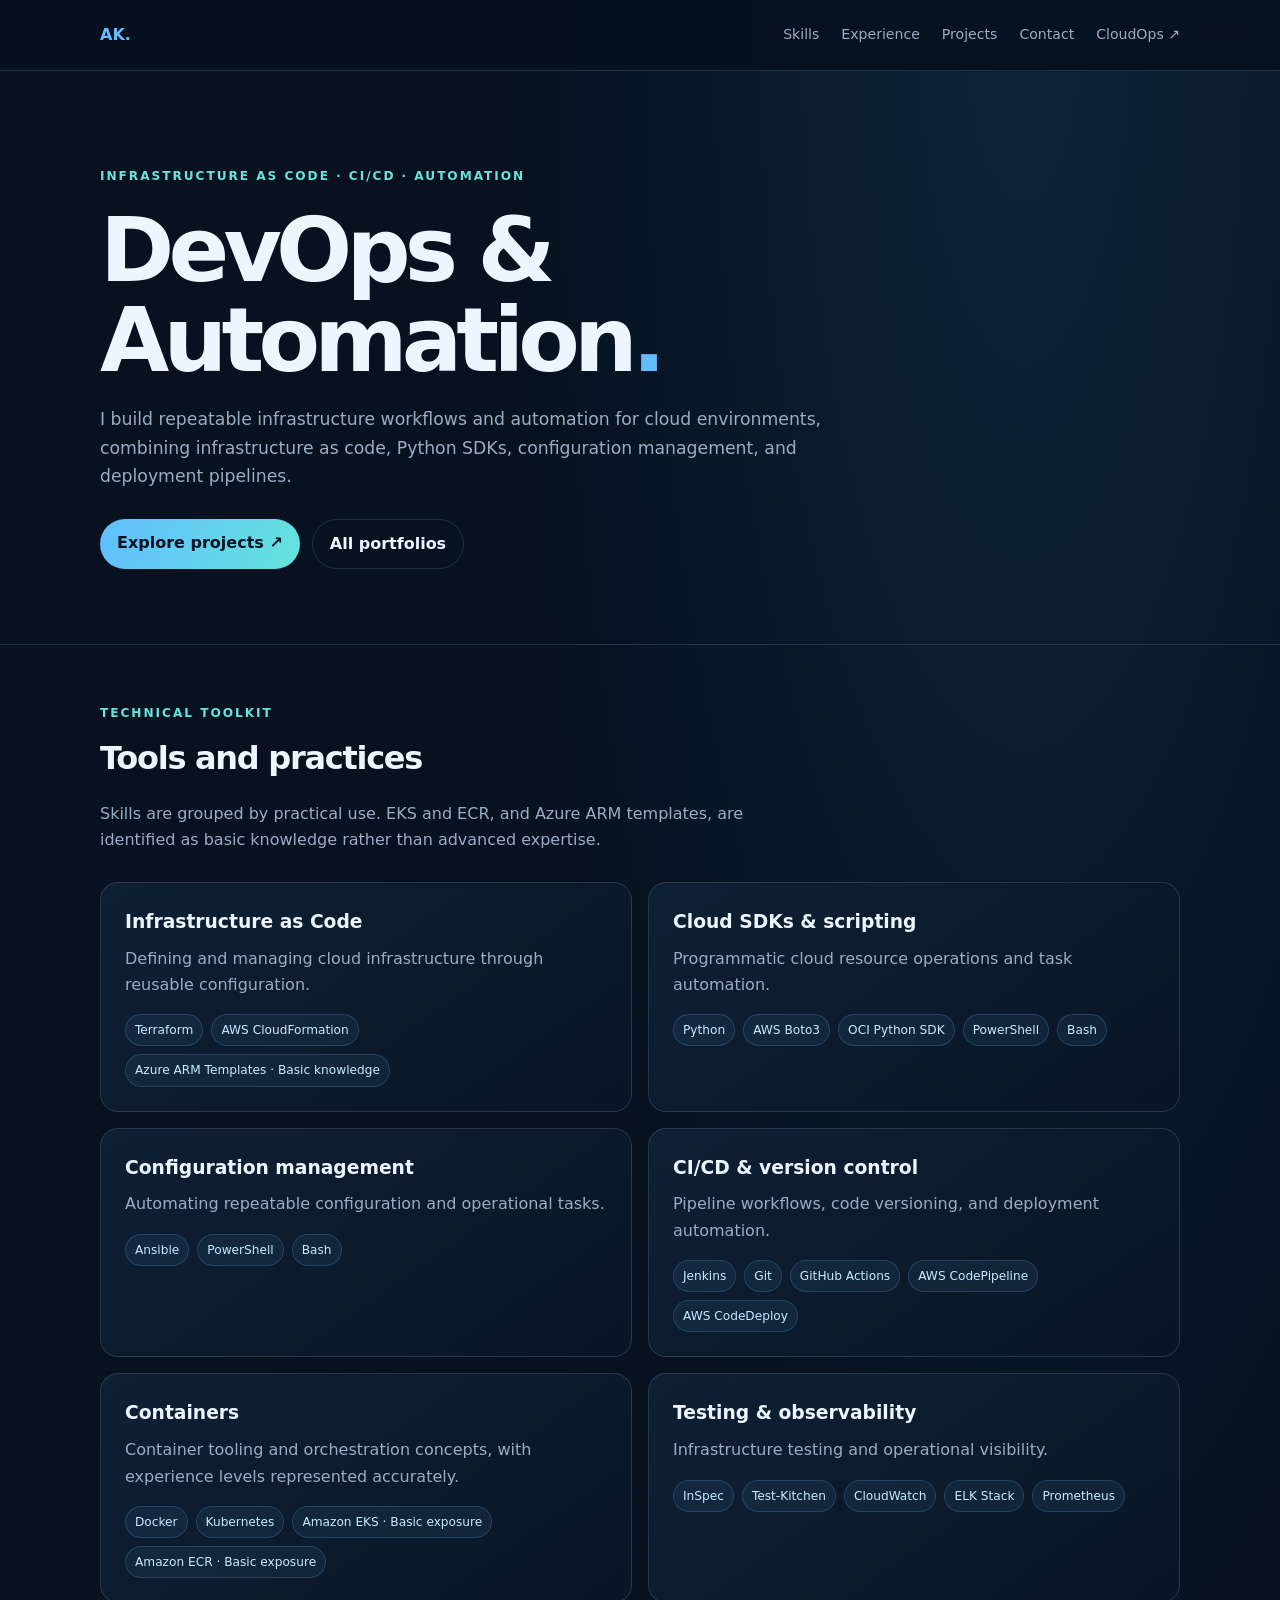
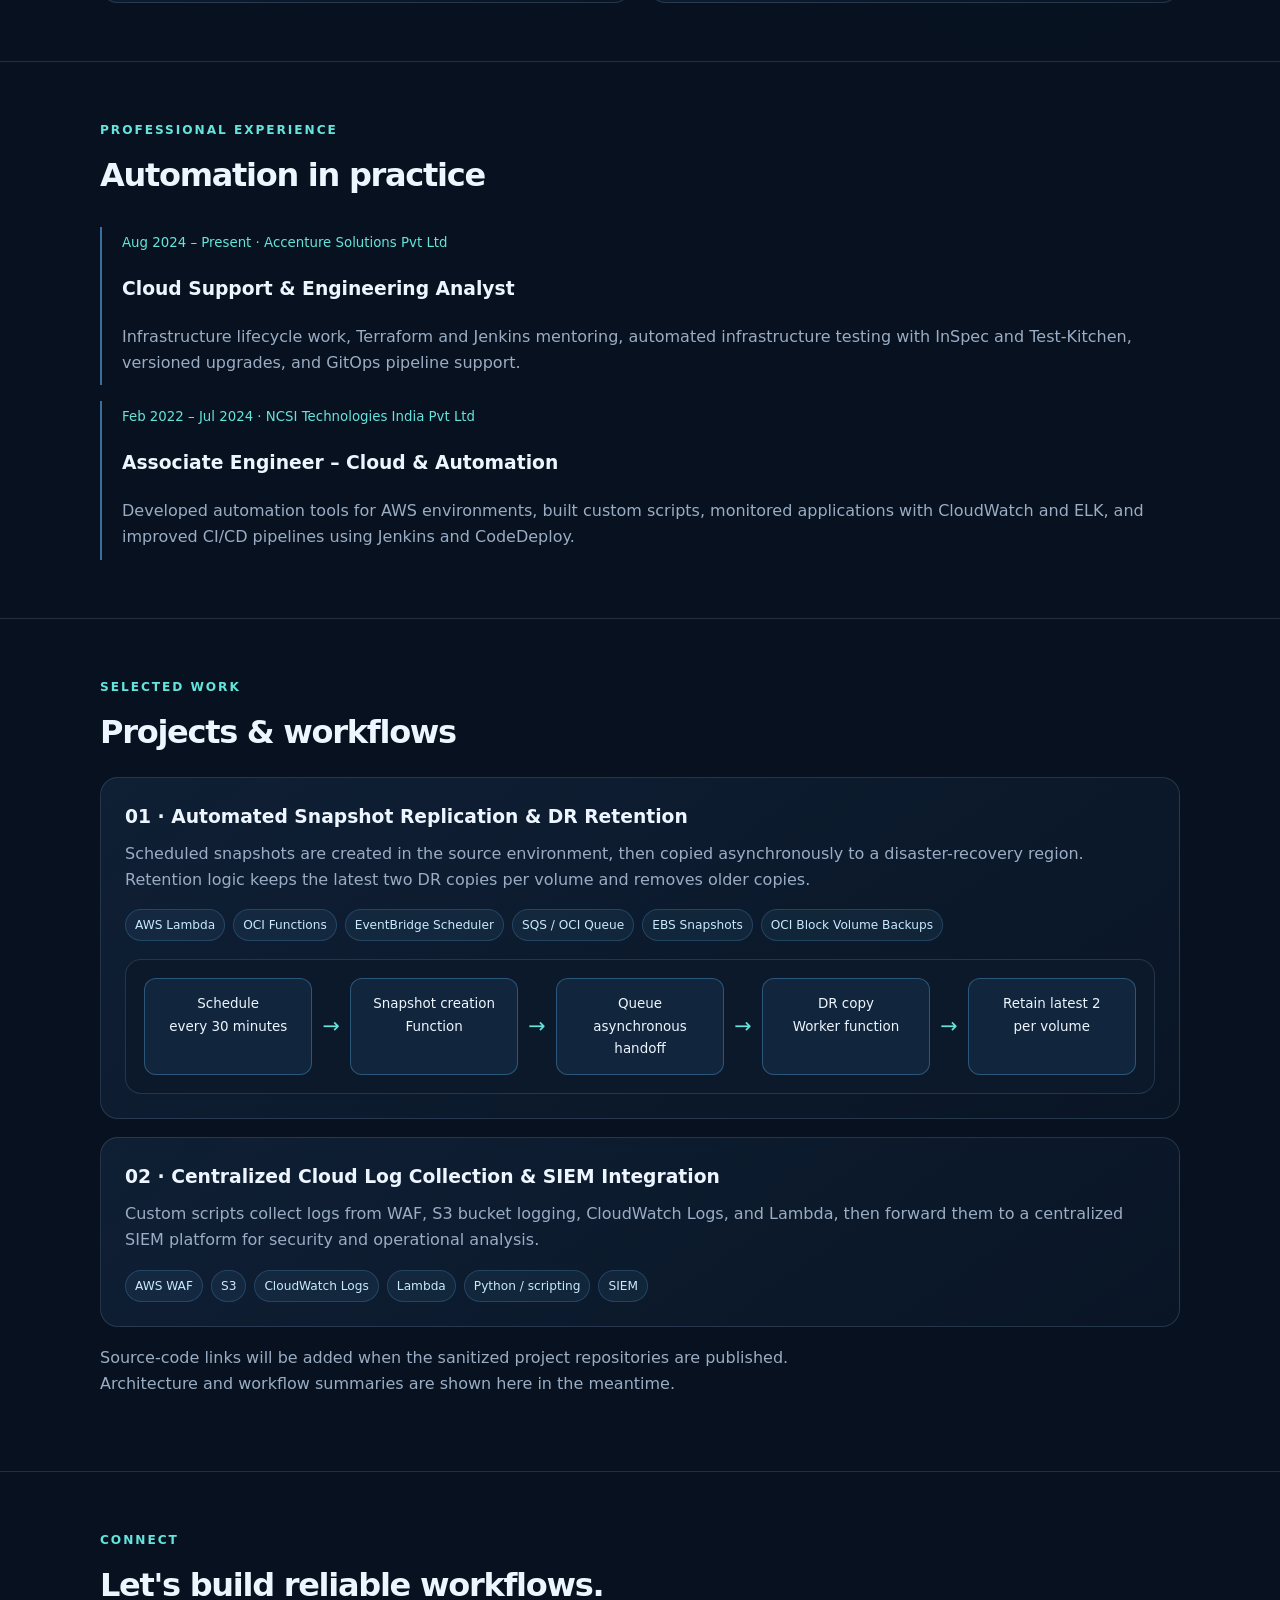
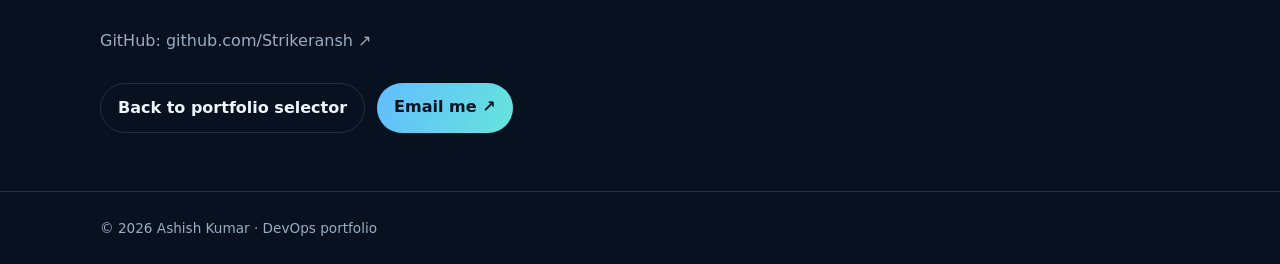
<file: devops/index.html>
<!DOCTYPE html>
<html lang="en">
<head>
<meta charset="UTF-8"><meta name="viewport" content="width=device-width, initial-scale=1">
<meta name="theme-color" content="#07111f">
<meta name="description" content="Ashish Kumar — DevOps, infrastructure as code, CI/CD, Python automation and configuration management.">
<title>Ashish Kumar | DevOps Portfolio</title>
<!-- Cloudflare Web Analytics -->
<script type='module' src='https://static.cloudflareinsights.com/beacon.min.js' data-cf-beacon='{"token": "a463b9ef5cca4a9b9ae7f655a1fec569"}'></script>
<!-- End Cloudflare Web Analytics -->
<style>
:root{color-scheme:dark;--bg:#07111f;--panel:#102036;--text:#edf5ff;--muted:#9aadc4;--blue:#62bdff;--cyan:#65e4dc;--line:rgba(164,196,230,.17)}
*{box-sizing:border-box}html{scroll-behavior:smooth;scroll-padding-top:85px}body{margin:0;background:radial-gradient(ellipse at 80% 0,rgba(38,130,190,.17),transparent 32rem),var(--bg);color:var(--text);font-family:Inter,ui-sans-serif,system-ui,-apple-system,"Segoe UI",sans-serif;line-height:1.65}
a{color:inherit;text-decoration:none}.wrap{width:min(1080px,calc(100% - 40px));margin:auto}.header{position:sticky;top:0;z-index:5;background:rgba(7,17,31,.9);backdrop-filter:blur(15px);border-bottom:1px solid var(--line)}
nav{display:flex;align-items:center;justify-content:space-between;gap:20px;min-height:70px}.brand{font-weight:850;color:var(--blue)}.links{display:flex;gap:22px;flex-wrap:wrap;font-size:.88rem;color:var(--muted)}.links a:hover{color:var(--cyan)}
.hero{padding:95px 0 75px}.eyebrow,.kicker{color:var(--cyan);font-size:.76rem;font-weight:750;letter-spacing:.16em;text-transform:uppercase}
h1{font-size:clamp(3rem,7vw,5.7rem);line-height:1;letter-spacing:-.065em;margin:20px 0}.accent{color:var(--blue)}.lead{max-width:730px;color:var(--muted);font-size:1.08rem}
.actions{display:flex;gap:12px;flex-wrap:wrap;margin-top:28px}.btn{padding:11px 17px;border-radius:99px;border:1px solid var(--line);font-weight:700}.primary{background:linear-gradient(110deg,var(--blue),var(--cyan));color:#041321;border:0}
section{padding:58px 0;border-top:1px solid var(--line)}h2{font-size:2rem;letter-spacing:-.04em;margin:9px 0 15px}.sub{color:var(--muted);max-width:700px}
.grid{display:grid;grid-template-columns:repeat(2,minmax(0,1fr));gap:16px;margin-top:28px}.card{padding:24px;border:1px solid var(--line);border-radius:18px;background:linear-gradient(145deg,rgba(16,32,54,.94),rgba(10,22,38,.92))}
.card h3{margin:0 0 8px}.card p{color:var(--muted);margin:0}.tags{display:flex;gap:8px;flex-wrap:wrap;margin-top:16px}.tag{font-size:.76rem;color:#c9e9ff;border:1px solid rgba(98,189,255,.2);background:rgba(98,189,255,.07);border-radius:99px;padding:5px 9px}
.timeline{display:grid;gap:16px;margin-top:25px}.item{border-left:2px solid rgba(98,189,255,.55);padding:2px 0 3px 20px}.item small{color:var(--cyan)}.item p{color:var(--muted);margin:6px 0}
.project{margin-top:18px}.diagram{overflow-x:auto;margin-top:18px;padding:18px;border:1px solid var(--line);border-radius:16px;background:#0b192a}.flow{display:flex;align-items:stretch;gap:10px;min-width:650px}.node{flex:1;padding:14px;border:1px solid rgba(98,189,255,.32);border-radius:12px;background:#11263d;text-align:center;font-size:.84rem}.arrow{align-self:center;color:var(--cyan);font-size:1.3rem}
footer{border-top:1px solid var(--line);padding:25px 0;color:var(--muted);font-size:.85rem}
@media(max-width:700px){.grid{grid-template-columns:1fr}.links{gap:12px;font-size:.8rem}.hero{padding:65px 0 50px}}
</style>
</head>
<body>
<header class="header"><div class="wrap"><nav><a class="brand" href="../">AK.</a><div class="links"><a href="#skills">Skills</a><a href="#experience">Experience</a><a href="#projects">Projects</a><a href="#contact">Contact</a><a href="../cloudops/">CloudOps ↗</a></div></nav></div></header>
<main>
<section class="hero" style="border:0"><div class="wrap">
<div class="eyebrow">Infrastructure as Code · CI/CD · Automation</div>
<h1>DevOps &<br>Automation<span class="accent">.</span></h1>
<p class="lead">I build repeatable infrastructure workflows and automation for cloud environments, combining infrastructure as code, Python SDKs, configuration management, and deployment pipelines.</p>
<div class="actions"><a class="btn primary" href="#projects">Explore projects ↗</a><a class="btn" href="../">All portfolios</a></div>
</div></section>
<section id="skills"><div class="wrap"><div class="kicker">Technical toolkit</div><h2>Tools and practices</h2><p class="sub">Skills are grouped by practical use. EKS and ECR, and Azure ARM templates, are identified as basic knowledge rather than advanced expertise.</p>
<div class="grid">
<article class="card"><h3>Infrastructure as Code</h3><p>Defining and managing cloud infrastructure through reusable configuration.</p><div class="tags"><span class="tag">Terraform</span><span class="tag">AWS CloudFormation</span><span class="tag">Azure ARM Templates · Basic knowledge</span></div></article>
<article class="card"><h3>Cloud SDKs & scripting</h3><p>Programmatic cloud resource operations and task automation.</p><div class="tags"><span class="tag">Python</span><span class="tag">AWS Boto3</span><span class="tag">OCI Python SDK</span><span class="tag">PowerShell</span><span class="tag">Bash</span></div></article>
<article class="card"><h3>Configuration management</h3><p>Automating repeatable configuration and operational tasks.</p><div class="tags"><span class="tag">Ansible</span><span class="tag">PowerShell</span><span class="tag">Bash</span></div></article>
<article class="card"><h3>CI/CD & version control</h3><p>Pipeline workflows, code versioning, and deployment automation.</p><div class="tags"><span class="tag">Jenkins</span><span class="tag">Git</span><span class="tag">GitHub Actions</span><span class="tag">AWS CodePipeline</span><span class="tag">AWS CodeDeploy</span></div></article>
<article class="card"><h3>Containers</h3><p>Container tooling and orchestration concepts, with experience levels represented accurately.</p><div class="tags"><span class="tag">Docker</span><span class="tag">Kubernetes</span><span class="tag">Amazon EKS · Basic exposure</span><span class="tag">Amazon ECR · Basic exposure</span></div></article>
<article class="card"><h3>Testing & observability</h3><p>Infrastructure testing and operational visibility.</p><div class="tags"><span class="tag">InSpec</span><span class="tag">Test-Kitchen</span><span class="tag">CloudWatch</span><span class="tag">ELK Stack</span><span class="tag">Prometheus</span></div></article>
</div></div></section>
<section id="experience"><div class="wrap"><div class="kicker">Professional experience</div><h2>Automation in practice</h2><div class="timeline">
<div class="item"><small>Aug 2024 – Present · Accenture Solutions Pvt Ltd</small><h3>Cloud Support & Engineering Analyst</h3><p>Infrastructure lifecycle work, Terraform and Jenkins mentoring, automated infrastructure testing with InSpec and Test-Kitchen, versioned upgrades, and GitOps pipeline support.</p></div>
<div class="item"><small>Feb 2022 – Jul 2024 · NCSI Technologies India Pvt Ltd</small><h3>Associate Engineer – Cloud & Automation</h3><p>Developed automation tools for AWS environments, built custom scripts, monitored applications with CloudWatch and ELK, and improved CI/CD pipelines using Jenkins and CodeDeploy.</p></div>
</div></div></section>
<section id="projects"><div class="wrap"><div class="kicker">Selected work</div><h2>Projects & workflows</h2>
<article class="card project"><h3>01 · Automated Snapshot Replication & DR Retention</h3><p>Scheduled snapshots are created in the source environment, then copied asynchronously to a disaster-recovery region. Retention logic keeps the latest two DR copies per volume and removes older copies.</p><div class="tags"><span class="tag">AWS Lambda</span><span class="tag">OCI Functions</span><span class="tag">EventBridge Scheduler</span><span class="tag">SQS / OCI Queue</span><span class="tag">EBS Snapshots</span><span class="tag">OCI Block Volume Backups</span></div>
<div class="diagram" role="img" aria-label="Snapshot replication workflow"><div class="flow"><div class="node">Schedule<br>every 30 minutes</div><div class="arrow">→</div><div class="node">Snapshot creation<br>Function</div><div class="arrow">→</div><div class="node">Queue<br>asynchronous handoff</div><div class="arrow">→</div><div class="node">DR copy<br>Worker function</div><div class="arrow">→</div><div class="node">Retain latest 2<br>per volume</div></div></div></article>
<article class="card project"><h3>02 · Centralized Cloud Log Collection & SIEM Integration</h3><p>Custom scripts collect logs from WAF, S3 bucket logging, CloudWatch Logs, and Lambda, then forward them to a centralized SIEM platform for security and operational analysis.</p><div class="tags"><span class="tag">AWS WAF</span><span class="tag">S3</span><span class="tag">CloudWatch Logs</span><span class="tag">Lambda</span><span class="tag">Python / scripting</span><span class="tag">SIEM</span></div></article>
<p class="sub" style="margin-top:18px">Source-code links will be added when the sanitized project repositories are published. Architecture and workflow summaries are shown here in the meantime.</p>
</div></section>
<section id="contact"><div class="wrap"><div class="kicker">Connect</div><h2>Let's build reliable workflows.</h2><p class="sub">GitHub: <a href="https://github.com/Strikeransh" target="_blank" rel="noopener">github.com/Strikeransh ↗</a></p><div class="actions"><a class="btn" href="../">Back to portfolio selector</a><a class="btn primary" href="mailto:ashish.kkumar1998@gmail.com">Email me ↗</a></div></div></section>
</main>
<footer><div class="wrap">© 2026 Ashish Kumar · DevOps portfolio</div></footer>
</body></html>
</file>
